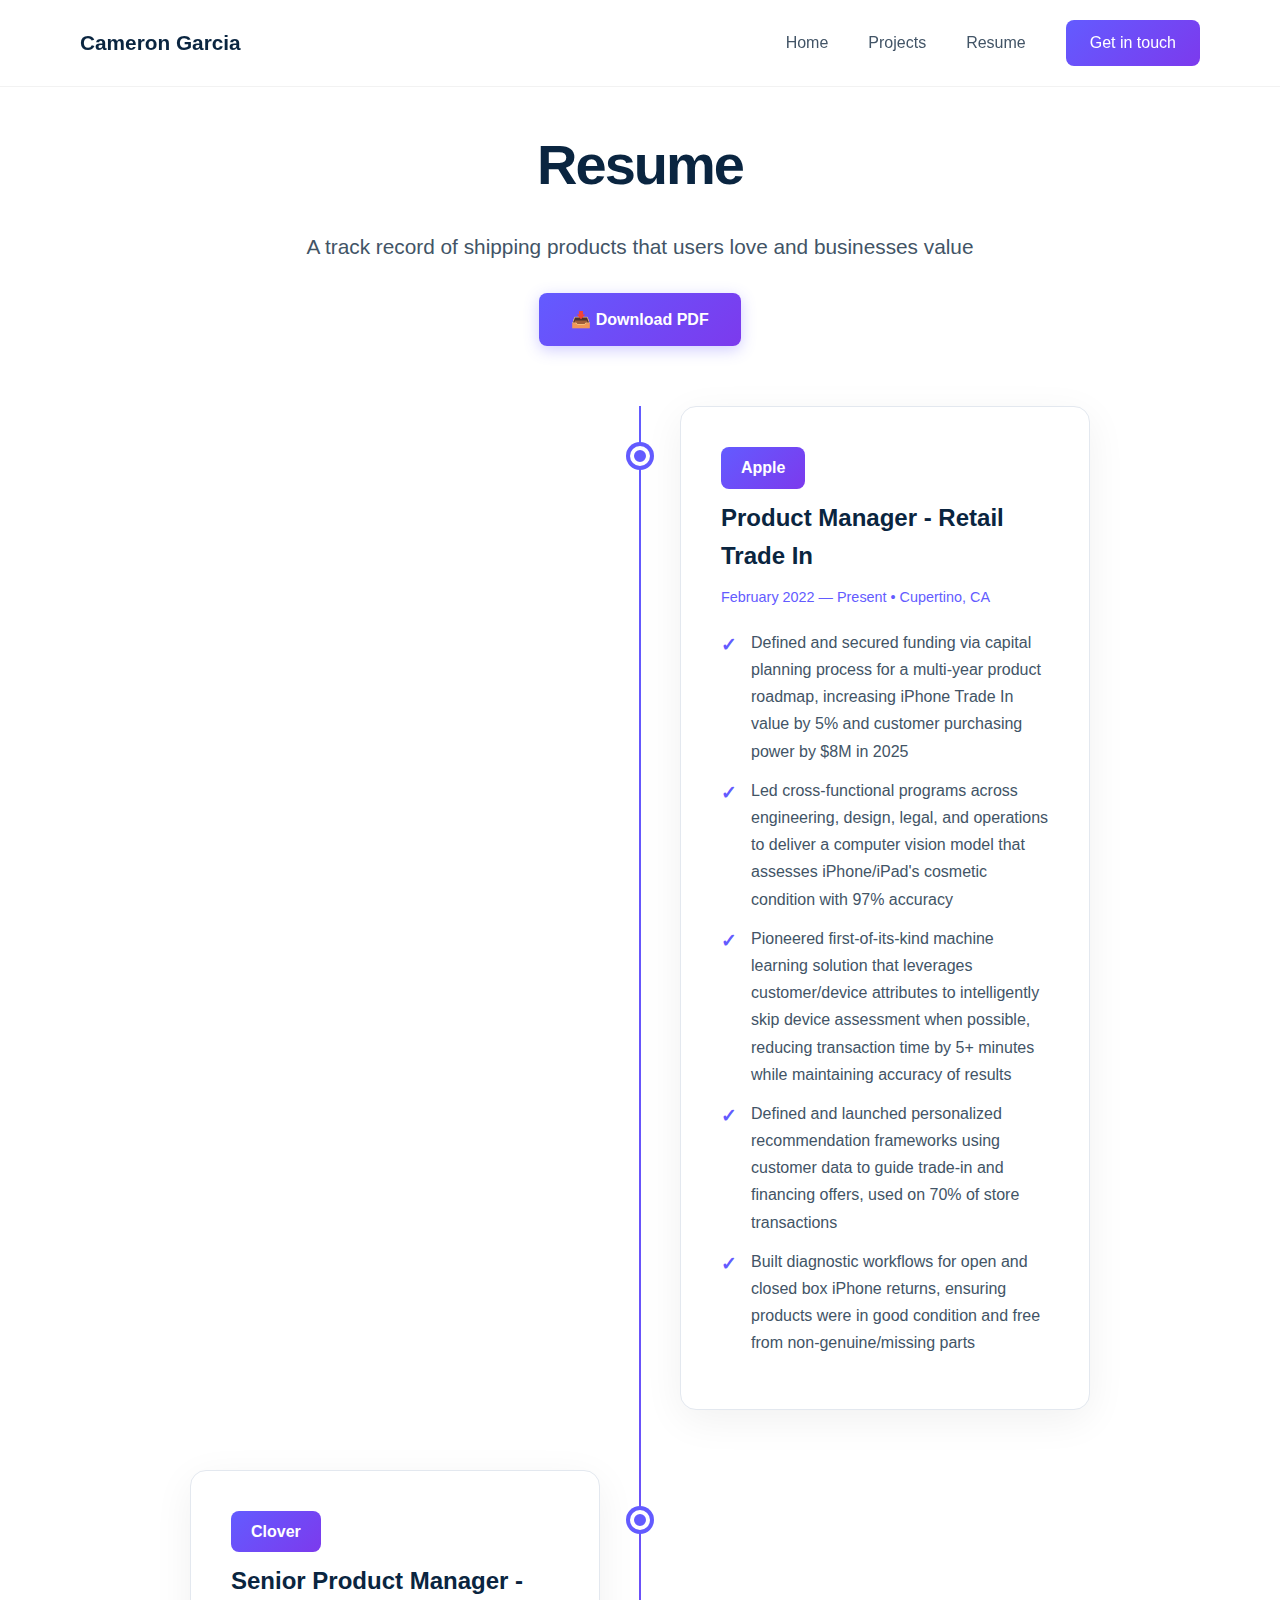
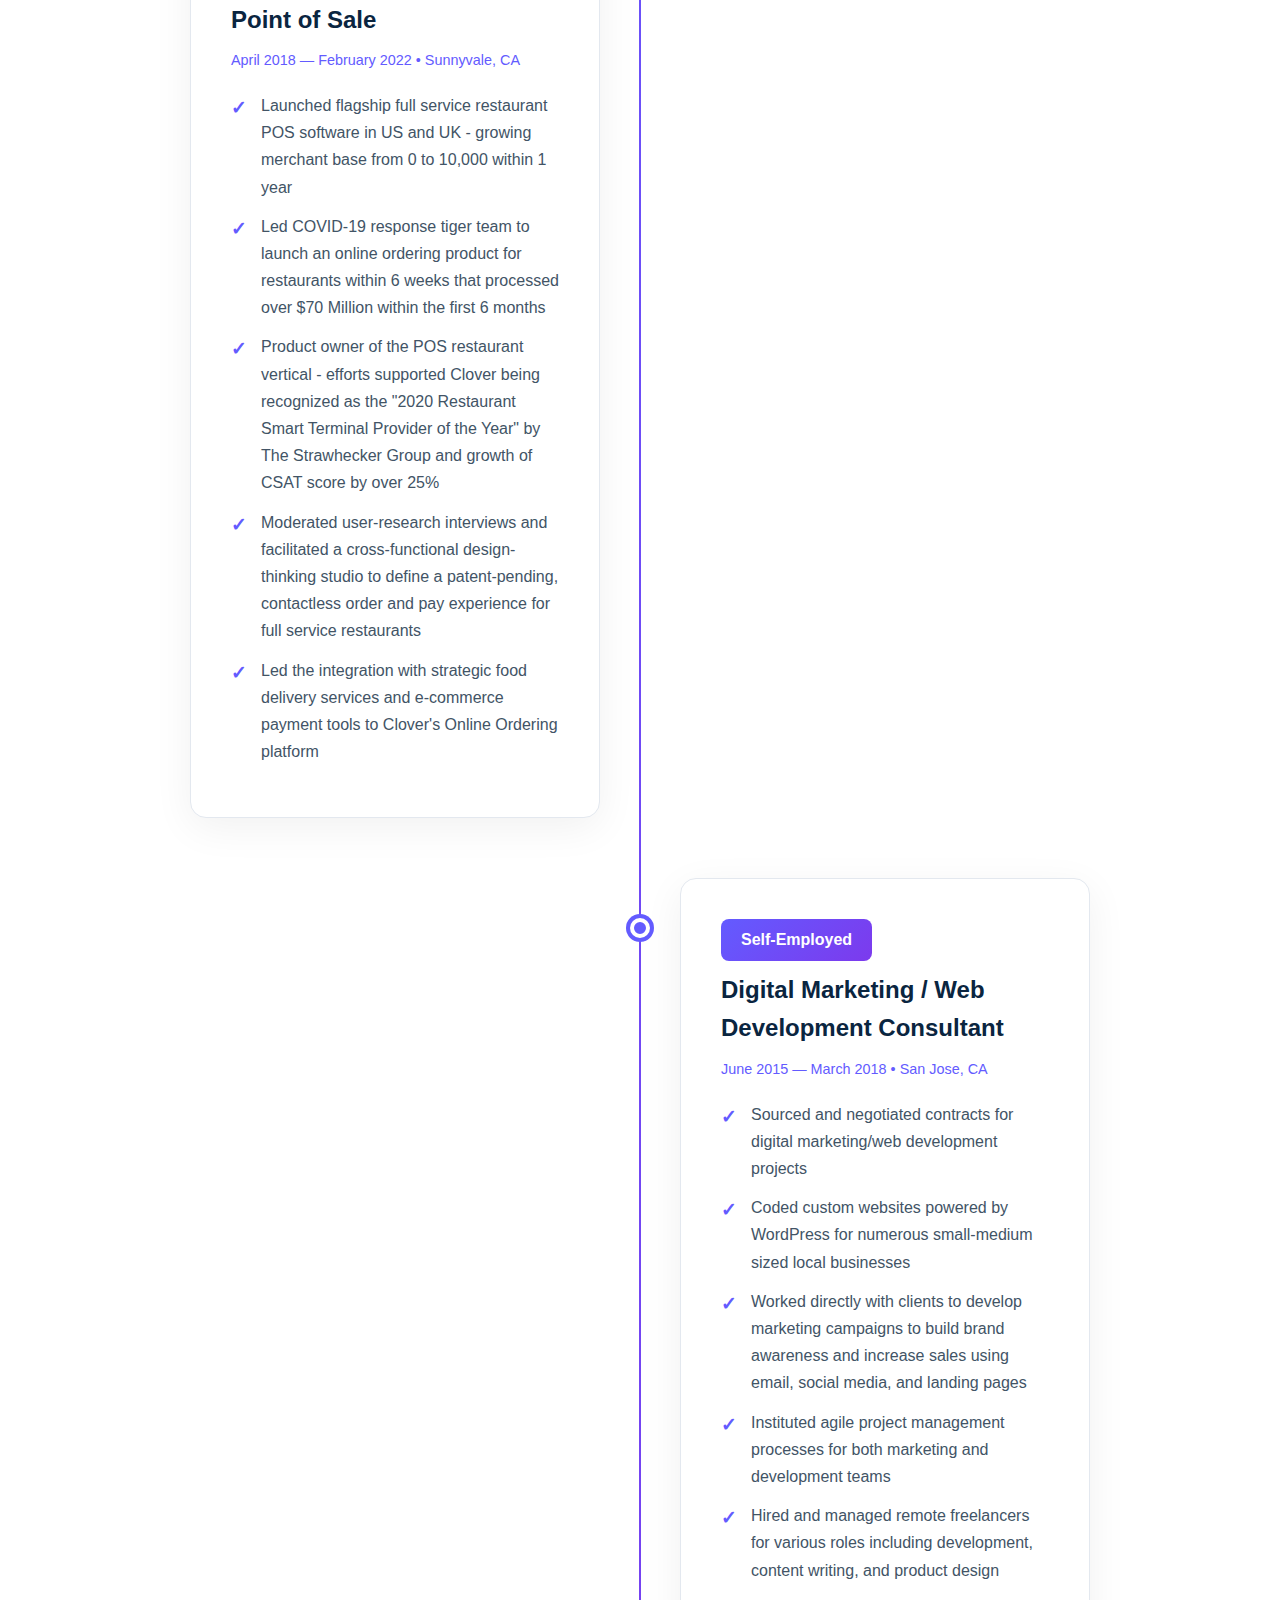
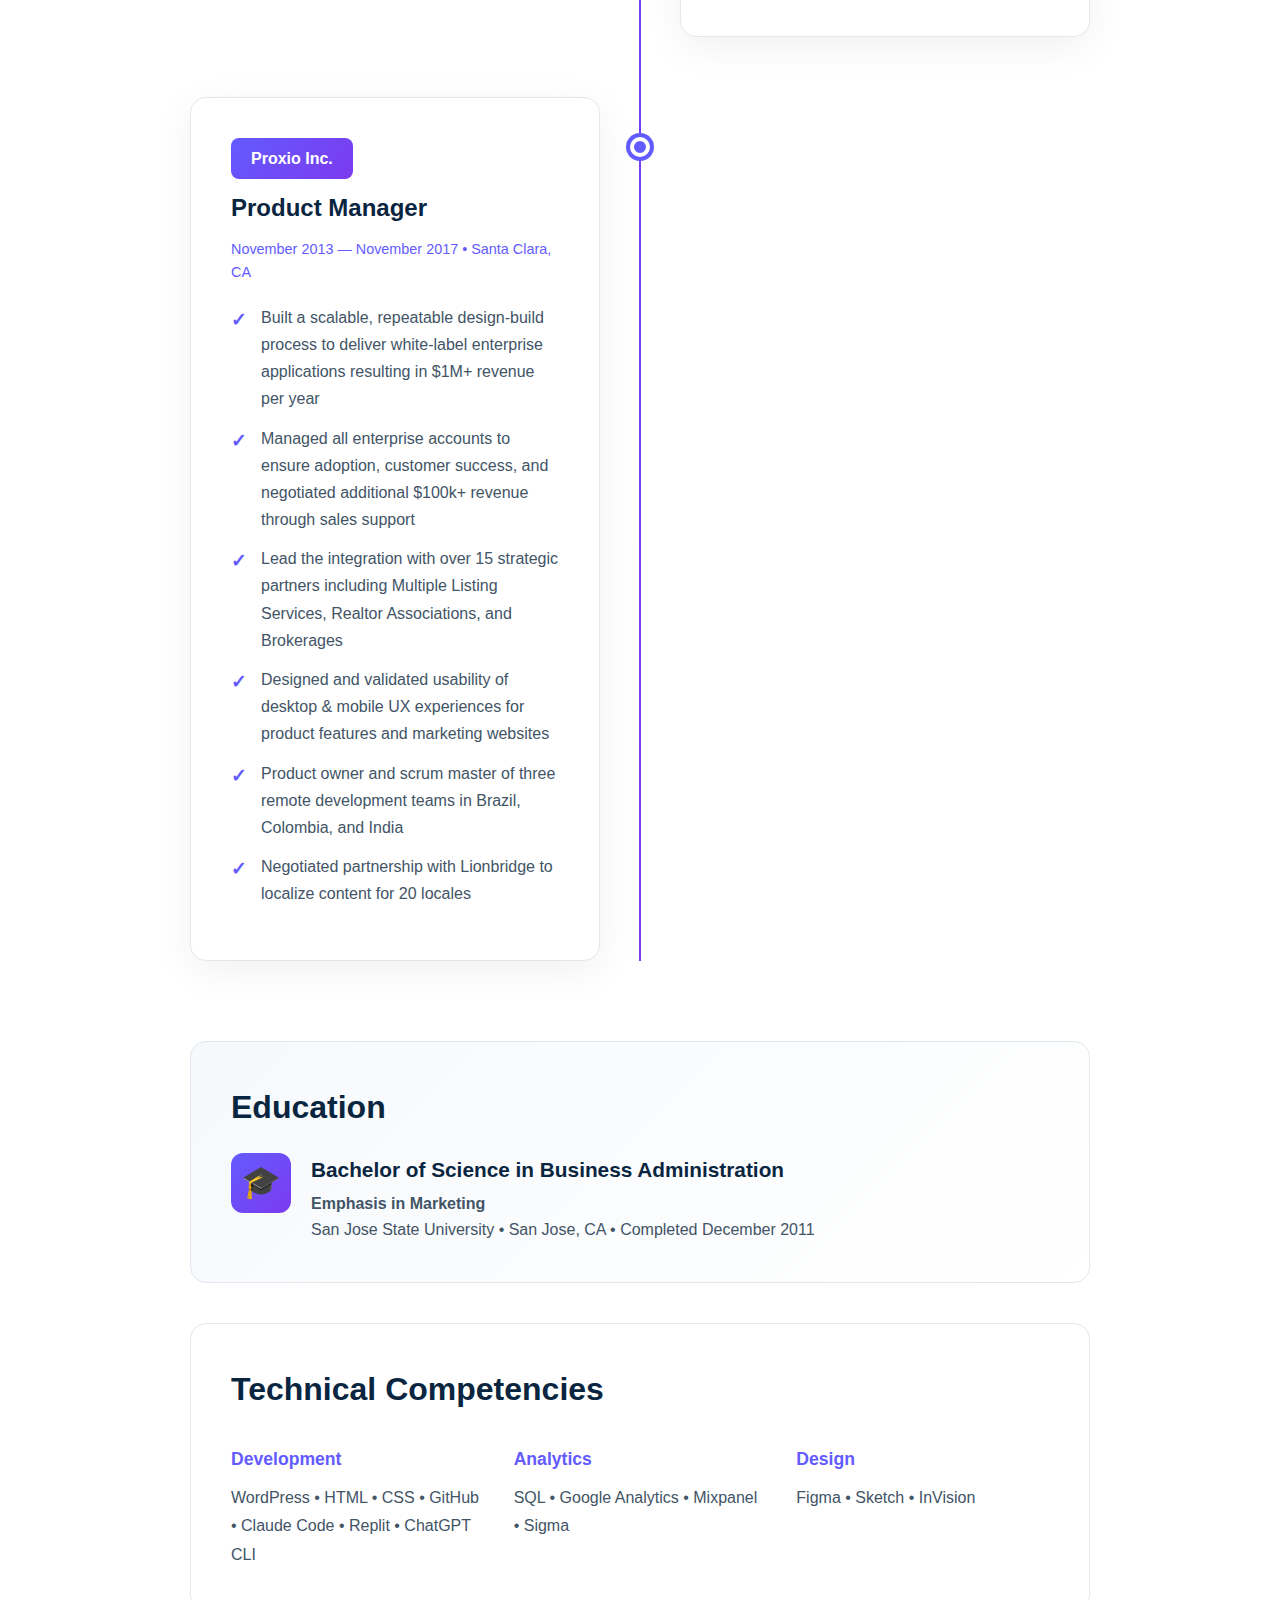
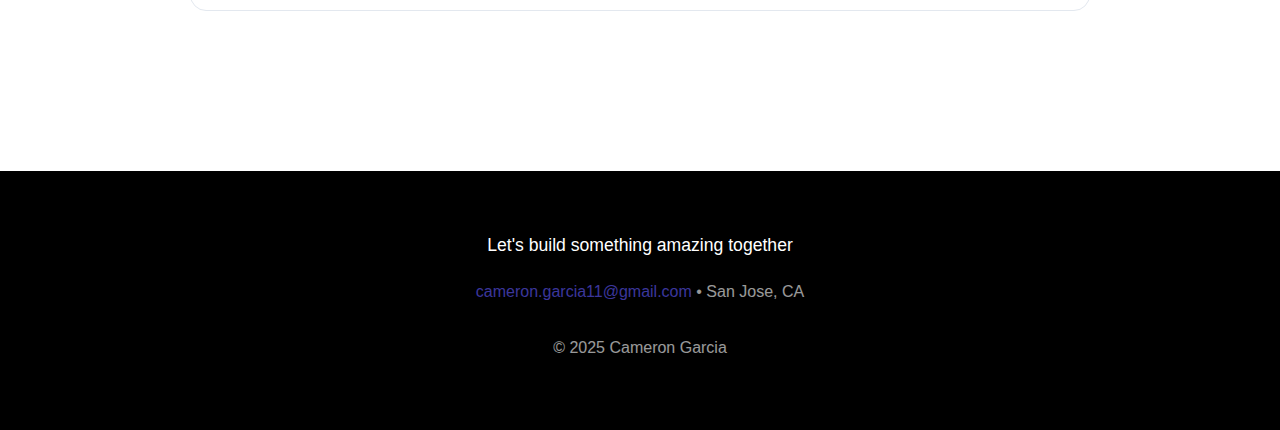
<file: resume.html>
<!DOCTYPE html>
<html lang="en">
<head>
    <meta charset="UTF-8">
    <meta name="viewport" content="width=device-width, initial-scale=1.0">
    <title>Resume - Cameron Garcia</title>
    <style>
        * {
            margin: 0;
            padding: 0;
            box-sizing: border-box;
        }

        body {
            font-family: -apple-system, BlinkMacSystemFont, 'Segoe UI', Roboto, Oxygen, Ubuntu, Cantarell, sans-serif;
            line-height: 1.6;
            color: #0a2540;
            background: #ffffff;
            overflow-x: hidden;
        }

        .container {
            max-width: 1200px;
            margin: 0 auto;
            padding: 0 40px;
        }

        /* Navigation */
        nav {
            position: fixed;
            top: 0;
            left: 0;
            right: 0;
            background: rgba(255, 255, 255, 0.95);
            backdrop-filter: blur(10px);
            z-index: 1000;
            border-bottom: 1px solid rgba(0, 0, 0, 0.05);
            padding: 20px 0;
        }

        nav .container {
            display: flex;
            justify-content: space-between;
            align-items: center;
        }

        .nav-logo {
            font-size: 1.3rem;
            font-weight: 700;
            color: #0a2540;
            text-decoration: none;
        }

        .nav-links {
            display: flex;
            gap: 40px;
            align-items: center;
        }

        .nav-links a {
            color: #425466;
            text-decoration: none;
            font-weight: 500;
            transition: color 0.3s ease;
        }

        .nav-links a:hover {
            color: #635bff;
        }

        .nav-links .nav-cta {
            background: linear-gradient(135deg, #635bff, #7c3aed);
            color: white;
            padding: 10px 24px;
            border-radius: 8px;
            transition: all 0.3s ease;
        }

        .nav-links .nav-cta:hover {
            transform: translateY(-2px);
            box-shadow: 0 4px 15px rgba(99, 91, 255, 0.3);
        }

        .page-content {
            padding-top: 120px;
            padding-bottom: 80px;
        }

        .resume-header {
            text-align: center;
            margin-bottom: 60px;
        }

        .resume-header h1 {
            font-size: 3.5rem;
            color: #0a2540;
            margin-bottom: 20px;
            font-weight: 700;
            letter-spacing: -2px;
        }

        .resume-subtitle {
            font-size: 1.3rem;
            color: #425466;
            margin-bottom: 30px;
        }

        .download-btn {
            display: inline-block;
            background: linear-gradient(135deg, #635bff, #7c3aed);
            color: white;
            padding: 14px 32px;
            border-radius: 8px;
            text-decoration: none;
            font-weight: 600;
            transition: all 0.3s ease;
            box-shadow: 0 4px 15px rgba(99, 91, 255, 0.3);
        }

        .download-btn:hover {
            transform: translateY(-2px);
            box-shadow: 0 8px 25px rgba(99, 91, 255, 0.4);
        }

        .timeline {
            position: relative;
            max-width: 900px;
            margin: 0 auto;
        }

        .timeline::before {
            content: '';
            position: absolute;
            left: 50%;
            transform: translateX(-50%);
            width: 2px;
            height: 100%;
            background: linear-gradient(180deg, #635bff, #7c3aed);
        }

        .timeline-item {
            margin-bottom: 60px;
            position: relative;
        }

        .timeline-content {
            background: white;
            padding: 40px;
            border-radius: 16px;
            box-shadow: 0 10px 40px rgba(0, 0, 0, 0.06);
            border: 1px solid #e3e8ef;
            position: relative;
            width: calc(50% - 40px);
            transition: all 0.3s ease;
        }

        .timeline-item:nth-child(odd) .timeline-content {
            margin-left: auto;
        }

        .timeline-content:hover {
            box-shadow: 0 20px 60px rgba(99, 91, 255, 0.15);
            transform: scale(1.02);
        }

        .timeline-marker {
            position: absolute;
            left: 50%;
            top: 40px;
            transform: translateX(-50%);
            width: 20px;
            height: 20px;
            background: #635bff;
            border-radius: 50%;
            border: 4px solid white;
            box-shadow: 0 0 0 4px #635bff;
            z-index: 10;
        }

        .company-logo {
            display: inline-block;
            background: linear-gradient(135deg, #635bff, #7c3aed);
            color: white;
            padding: 8px 20px;
            border-radius: 8px;
            font-weight: 600;
            margin-bottom: 10px;
            font-size: 1rem;
        }

        .timeline-content h3 {
            font-size: 1.5rem;
            color: #0a2540;
            margin-bottom: 10px;
            font-weight: 600;
        }

        .timeline-date {
            color: #635bff;
            font-size: 0.9rem;
            margin-bottom: 20px;
            font-weight: 500;
        }

        .achievements {
            list-style: none;
        }

        .achievements li {
            padding-left: 30px;
            margin-bottom: 12px;
            position: relative;
            color: #425466;
            line-height: 1.7;
        }

        .achievements li:before {
            content: "✓";
            position: absolute;
            left: 0;
            color: #635bff;
            font-weight: bold;
            font-size: 1.2rem;
        }

        .education-section {
            max-width: 900px;
            margin: 80px auto 0;
            padding: 40px;
            background: linear-gradient(135deg, #f6f9fc, #ffffff);
            border-radius: 16px;
            border: 1px solid #e3e8ef;
        }

        .education-section h2 {
            font-size: 2rem;
            color: #0a2540;
            margin-bottom: 20px;
            font-weight: 700;
        }

        .education-content {
            display: grid;
            grid-template-columns: auto 1fr;
            gap: 20px;
            align-items: start;
        }

        .education-icon {
            width: 60px;
            height: 60px;
            background: linear-gradient(135deg, #635bff, #7c3aed);
            border-radius: 12px;
            display: flex;
            align-items: center;
            justify-content: center;
            font-size: 2rem;
        }

        .education-details h3 {
            font-size: 1.3rem;
            color: #0a2540;
            margin-bottom: 5px;
        }

        .education-details p {
            color: #425466;
        }

        .skills-section {
            max-width: 900px;
            margin: 40px auto 0;
            padding: 40px;
            background: white;
            border-radius: 16px;
            border: 1px solid #e3e8ef;
        }

        .skills-section h2 {
            font-size: 2rem;
            color: #0a2540;
            margin-bottom: 30px;
            font-weight: 700;
        }

        .skills-grid {
            display: grid;
            grid-template-columns: repeat(auto-fit, minmax(250px, 1fr));
            gap: 30px;
        }

        .skill-category h4 {
            color: #635bff;
            font-size: 1.1rem;
            margin-bottom: 10px;
            font-weight: 600;
        }

        .skill-category p {
            color: #425466;
            line-height: 1.8;
        }

        footer {
            background: #000000;
            color: white;
            text-align: center;
            padding: 60px 0;
            margin-top: 80px;
        }

        footer p {
            opacity: 0.6;
            margin-bottom: 10px;
        }

        footer a {
            color: #635bff;
            text-decoration: none;
        }

        @media (max-width: 968px) {
            .resume-header h1 {
                font-size: 2.5rem;
            }

            .timeline::before {
                left: 30px;
            }

            .timeline-content {
                width: calc(100% - 80px);
                margin-left: 80px !important;
            }

            .timeline-marker {
                left: 30px;
            }

            .nav-links {
                gap: 20px;
            }

            .container {
                padding: 0 20px;
            }
        }

        @media (max-width: 640px) {
            .resume-header h1 {
                font-size: 2rem;
            }

            nav .container {
                flex-direction: column;
                gap: 15px;
            }
        }
    </style>
</head>
<body>
    <nav>
        <div class="container">
            <a href="index.html" class="nav-logo">Cameron Garcia</a>
            <div class="nav-links">
                <a href="index.html">Home</a>
                <a href="index.html#projects">Projects</a>
                <a href="resume.html">Resume</a>
                <a href="mailto:cameron.garcia11@gmail.com" class="nav-cta">Get in touch</a>
            </div>
        </div>
    </nav>

    <div class="page-content">
        <div class="container">
            <div class="resume-header">
                <h1>Resume</h1>
                <p class="resume-subtitle">A track record of shipping products that users love and businesses value</p>
                <a href="#" class="download-btn">📥 Download PDF</a>
            </div>

            <div class="timeline">
                <div class="timeline-item">
                    <div class="timeline-marker"></div>
                    <div class="timeline-content">
                        <span class="company-logo">Apple</span>
                        <h3>Product Manager - Retail Trade In</h3>
                        <div class="timeline-date">February 2022 — Present • Cupertino, CA</div>
                        <ul class="achievements">
                            <li>Defined and secured funding via capital planning process for a multi-year product roadmap, increasing iPhone Trade In value by 5% and customer purchasing power by $8M in 2025</li>
                            <li>Led cross-functional programs across engineering, design, legal, and operations to deliver a computer vision model that assesses iPhone/iPad's cosmetic condition with 97% accuracy</li>
                            <li>Pioneered first-of-its-kind machine learning solution that leverages customer/device attributes to intelligently skip device assessment when possible, reducing transaction time by 5+ minutes while maintaining accuracy of results</li>
                            <li>Defined and launched personalized recommendation frameworks using customer data to guide trade-in and financing offers, used on 70% of store transactions</li>
                            <li>Built diagnostic workflows for open and closed box iPhone returns, ensuring products were in good condition and free from non-genuine/missing parts</li>
                        </ul>
                    </div>
                </div>

                <div class="timeline-item">
                    <div class="timeline-marker"></div>
                    <div class="timeline-content">
                        <span class="company-logo">Clover</span>
                        <h3>Senior Product Manager - Point of Sale</h3>
                        <div class="timeline-date">April 2018 — February 2022 • Sunnyvale, CA</div>
                        <ul class="achievements">
                            <li>Launched flagship full service restaurant POS software in US and UK - growing merchant base from 0 to 10,000 within 1 year</li>
                            <li>Led COVID-19 response tiger team to launch an online ordering product for restaurants within 6 weeks that processed over $70 Million within the first 6 months</li>
                            <li>Product owner of the POS restaurant vertical - efforts supported Clover being recognized as the "2020 Restaurant Smart Terminal Provider of the Year" by The Strawhecker Group and growth of CSAT score by over 25%</li>
                            <li>Moderated user-research interviews and facilitated a cross-functional design-thinking studio to define a patent-pending, contactless order and pay experience for full service restaurants</li>
                            <li>Led the integration with strategic food delivery services and e-commerce payment tools to Clover's Online Ordering platform</li>
                        </ul>
                    </div>
                </div>

                <div class="timeline-item">
                    <div class="timeline-marker"></div>
                    <div class="timeline-content">
                        <span class="company-logo">Self-Employed</span>
                        <h3>Digital Marketing / Web Development Consultant</h3>
                        <div class="timeline-date">June 2015 — March 2018 • San Jose, CA</div>
                        <ul class="achievements">
                            <li>Sourced and negotiated contracts for digital marketing/web development projects</li>
                            <li>Coded custom websites powered by WordPress for numerous small-medium sized local businesses</li>
                            <li>Worked directly with clients to develop marketing campaigns to build brand awareness and increase sales using email, social media, and landing pages</li>
                            <li>Instituted agile project management processes for both marketing and development teams</li>
                            <li>Hired and managed remote freelancers for various roles including development, content writing, and product design</li>
                        </ul>
                    </div>
                </div>

                <div class="timeline-item">
                    <div class="timeline-marker"></div>
                    <div class="timeline-content">
                        <span class="company-logo">Proxio Inc.</span>
                        <h3>Product Manager</h3>
                        <div class="timeline-date">November 2013 — November 2017 • Santa Clara, CA</div>
                        <ul class="achievements">
                            <li>Built a scalable, repeatable design-build process to deliver white-label enterprise applications resulting in $1M+ revenue per year</li>
                            <li>Managed all enterprise accounts to ensure adoption, customer success, and negotiated additional $100k+ revenue through sales support</li>
                            <li>Lead the integration with over 15 strategic partners including Multiple Listing Services, Realtor Associations, and Brokerages</li>
                            <li>Designed and validated usability of desktop & mobile UX experiences for product features and marketing websites</li>
                            <li>Product owner and scrum master of three remote development teams in Brazil, Colombia, and India</li>
                            <li>Negotiated partnership with Lionbridge to localize content for 20 locales</li>
                        </ul>
                    </div>
                </div>
            </div>

            <div class="education-section">
                <h2>Education</h2>
                <div class="education-content">
                    <div class="education-icon">🎓</div>
                    <div class="education-details">
                        <h3>Bachelor of Science in Business Administration</h3>
                        <p><strong>Emphasis in Marketing</strong></p>
                        <p>San Jose State University • San Jose, CA • Completed December 2011</p>
                    </div>
                </div>
            </div>

            <div class="skills-section">
                <h2>Technical Competencies</h2>
                <div class="skills-grid">
                    <div class="skill-category">
                        <h4>Development</h4>
                        <p>WordPress • HTML • CSS • GitHub • Claude Code • Replit • ChatGPT CLI</p>
                    </div>
                    <div class="skill-category">
                        <h4>Analytics</h4>
                        <p>SQL • Google Analytics • Mixpanel • Sigma</p>
                    </div>
                    <div class="skill-category">
                        <h4>Design</h4>
                        <p>Figma • Sketch • InVision</p>
                    </div>
                </div>
            </div>
        </div>
    </div>

    <footer>
        <div class="container">
            <p style="font-size: 1.1rem; opacity: 1; margin-bottom: 20px;">Let's build something amazing together</p>
            <p><a href="mailto:cameron.garcia11@gmail.com">cameron.garcia11@gmail.com</a> • San Jose, CA</p>
            <p style="margin-top: 30px;">&copy; 2025 Cameron Garcia</p>
        </div>
    </footer>
</body>
</html>
</file>
